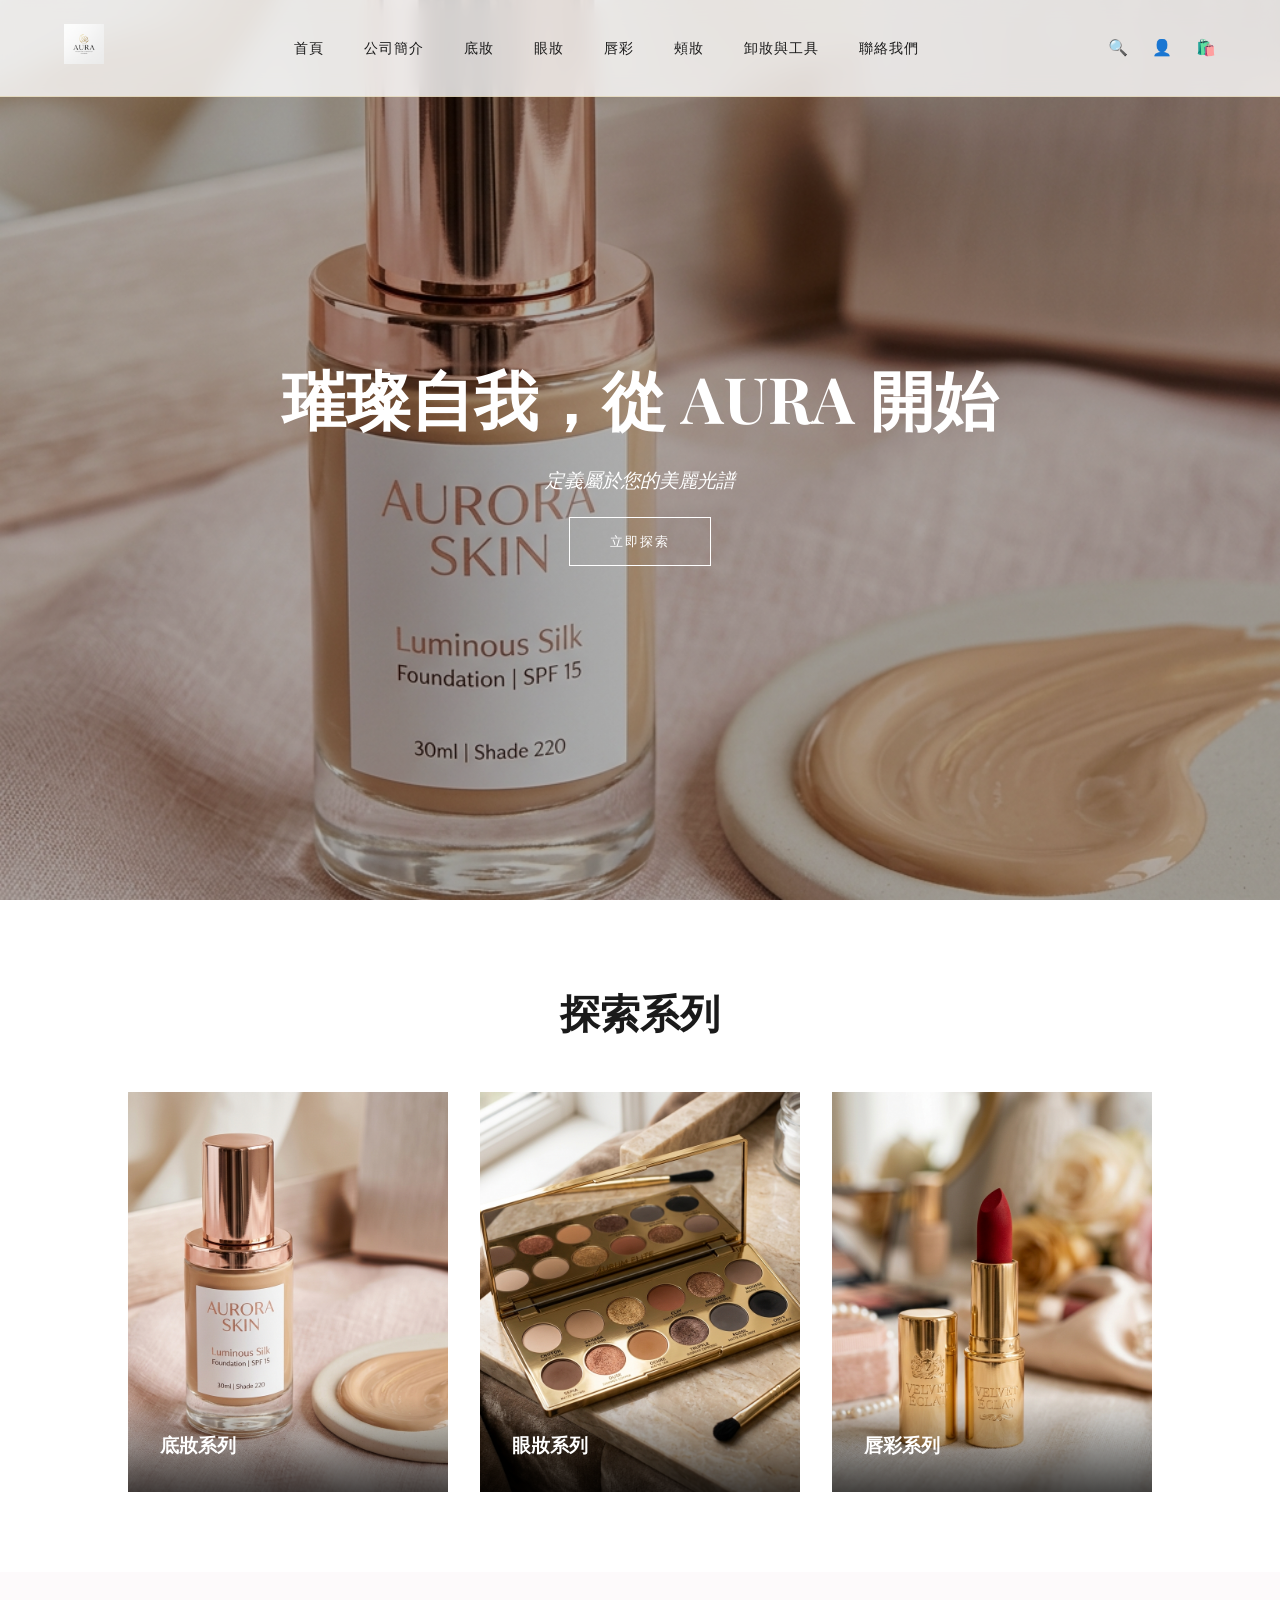
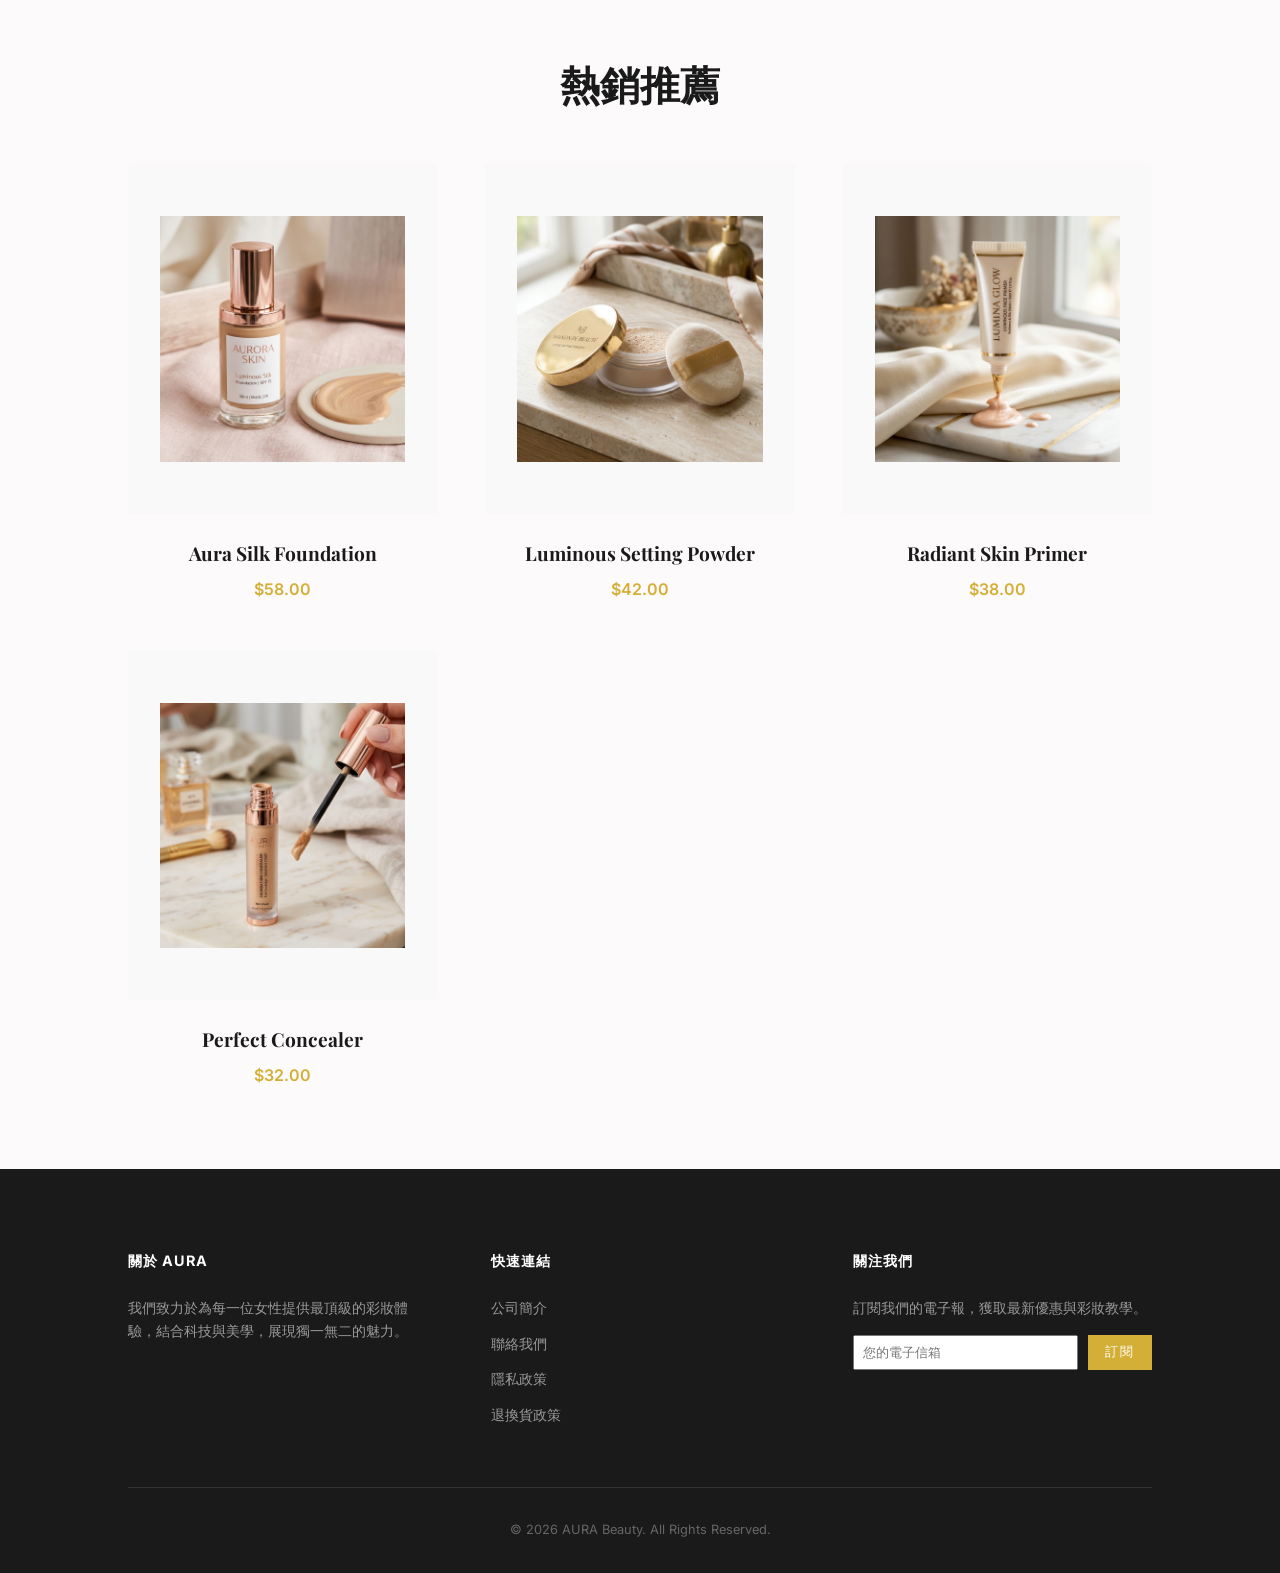
<file: index.html>
<!DOCTYPE html>
<html lang="zh-TW">
<head>
    <meta charset="UTF-8">
    <meta name="viewport" content="width=device-width, initial-scale=1.0">
    <title>AURA Beauty | 頂級女性彩妝</title>
    <meta name="description" content="探索 AURA Beauty 的頂級彩妝系列，從底妝到唇彩，為您打造無瑕妝容。">
    <link rel="stylesheet" href="styles.css">
</head>
<body>
    <nav id="main-nav">
        <div class="logo">
            <a href="index.html"><img src="assets/logo.png" alt="AURA Beauty"></a>
        </div>
        <ul class="nav-links">
            <li><a href="index.html">首頁</a></li>
            <li><a href="about.html">公司簡介</a></li>
            <li><a href="category-face.html">底妝</a></li>
            <li><a href="category-eye.html">眼妝</a></li>
            <li><a href="category-lip.html">唇彩</a></li>
            <li><a href="category-cheek.html">頰妝</a></li>
            <li><a href="category-tools.html">卸妝與工具</a></li>
            <li><a href="contact.html">聯絡我們</a></li>
        </ul>
        <div class="nav-icons">
            <a href="#">🔍</a>
            <a href="#">👤</a>
            <a href="#">🛍️</a>
        </div>
    </nav>

    <header class="hero">
        <div class="hero-content">
            <h1>璀璨自我，從 AURA 開始</h1>
            <p>定義屬於您的美麗光譜</p>
            <a href="category-face.html" class="btn">立即探索</a>
        </div>
    </header>

    <section class="section-padding">
        <h2 class="section-title">探索系列</h2>
        <div class="category-grid">
            <a href="category-face.html" class="category-card">
                <img src="assets/products/face_foundation.png" alt="底妝">
                <div class="category-overlay">
                    <h3>底妝系列</h3>
                </div>
            </a>
            <a href="category-eye.html" class="category-card">
                <img src="assets/products/eye_palette.png" alt="眼妝">
                <div class="category-overlay">
                    <h3>眼妝系列</h3>
                </div>
            </a>
            <a href="category-lip.html" class="category-card">
                <img src="assets/products/lip_lipstick.png" alt="唇彩">
                <div class="category-overlay">
                    <h3>唇彩系列</h3>
                </div>
            </a>
        </div>
    </section>

    <section class="section-padding" style="background: #fdfafb;">
        <h2 class="section-title">熱銷推薦</h2>
        <div class="product-grid" id="featured-products">
            <!-- Featured products will be loaded here via app.js -->
        </div>
    </section>

    <footer>
        <div class="footer-content">
            <div class="footer-section">
                <h4>關於 AURA</h4>
                <p>我們致力於為每一位女性提供最頂級的彩妝體驗，結合科技與美學，展現獨一無二的魅力。</p>
            </div>
            <div class="footer-section">
                <h4>快速連結</h4>
                <ul>
                    <li><a href="about.html">公司簡介</a></li>
                    <li><a href="contact.html">聯絡我們</a></li>
                    <li><a href="#">隱私政策</a></li>
                    <li><a href="#">退換貨政策</a></li>
                </ul>
            </div>
            <div class="footer-section">
                <h4>關注我們</h4>
                <p>訂閱我們的電子報，獲取最新優惠與彩妝教學。</p>
                <div style="margin-top: 1rem; display: flex; gap: 10px;">
                    <input type="email" placeholder="您的電子信箱" style="padding: 0.5rem; flex: 1;">
                    <button class="btn btn-gold" style="padding: 0.5rem 1rem;">訂閱</button>
                </div>
            </div>
        </div>
        <div class="footer-bottom">
            &copy; 2026 AURA Beauty. All Rights Reserved.
        </div>
    </footer>

    <script src="data.js"></script>
    <script src="app.js"></script>
</body>
</html>
</file>
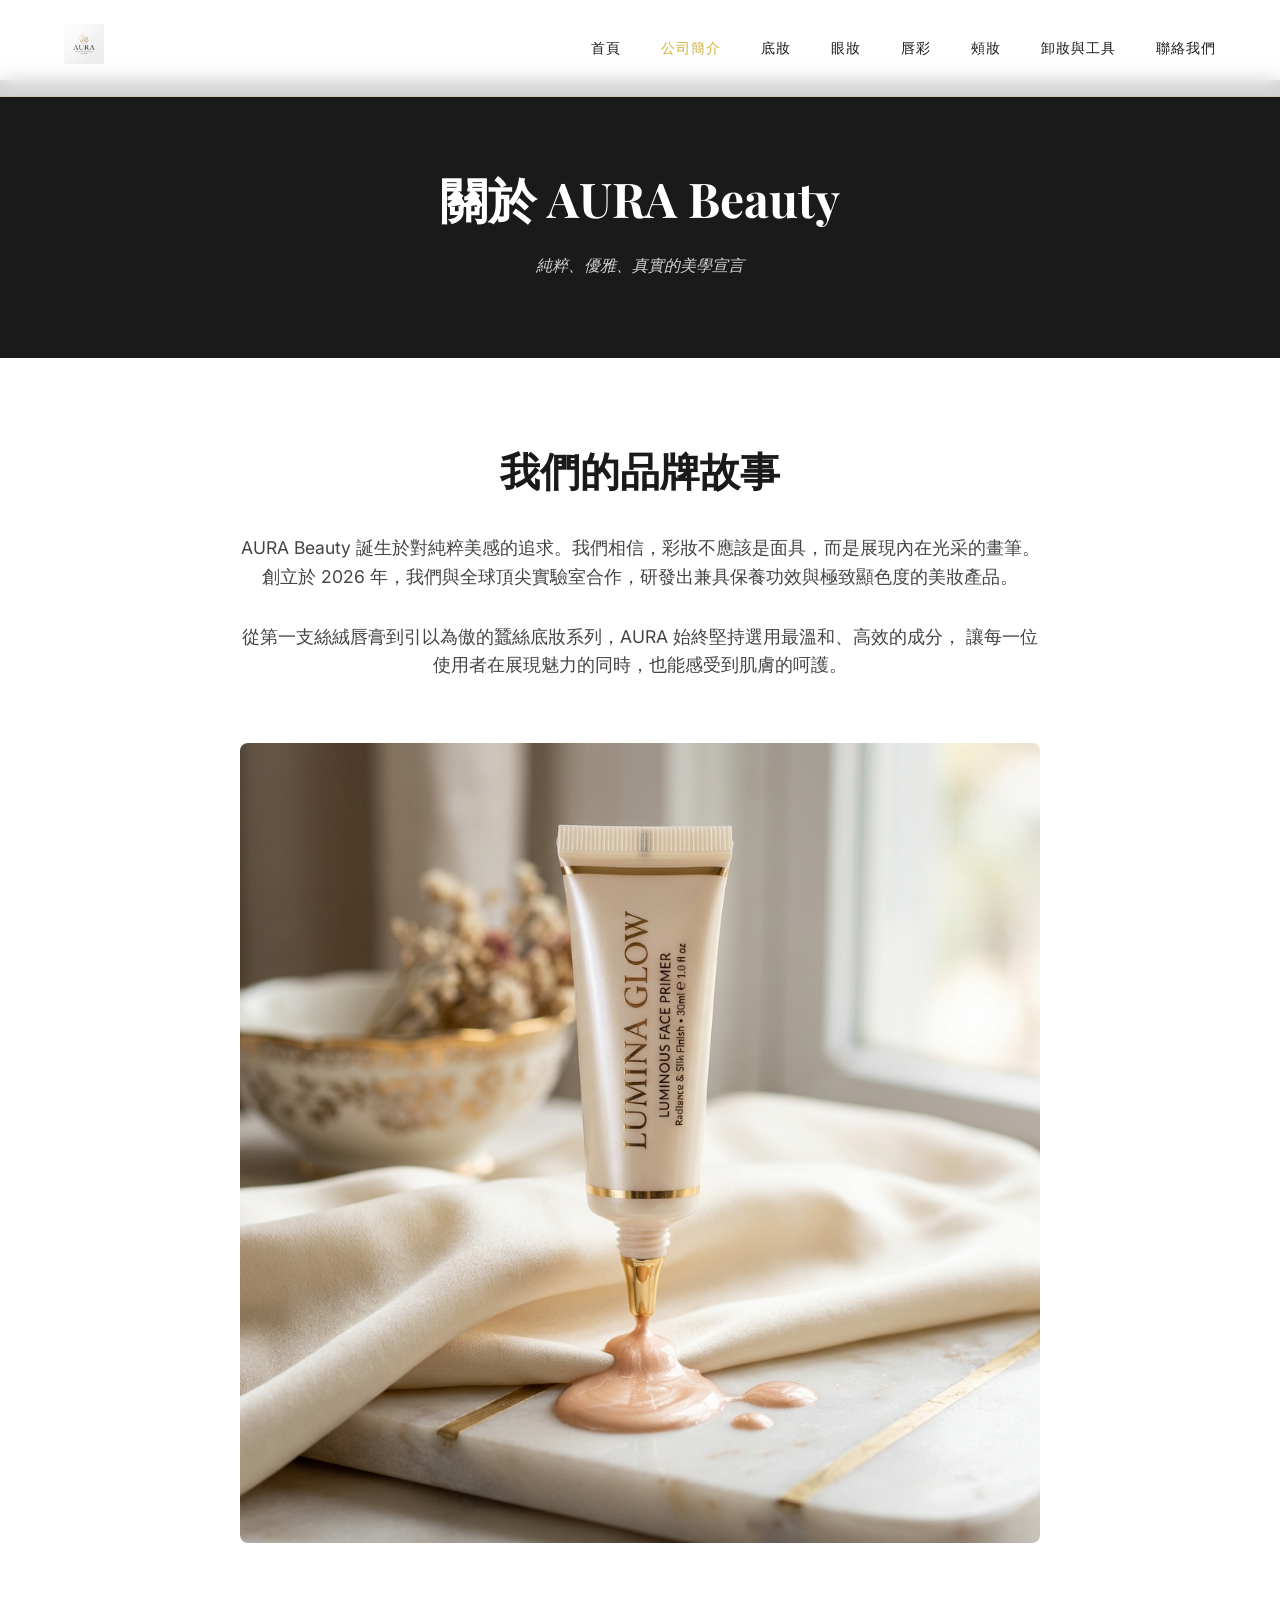
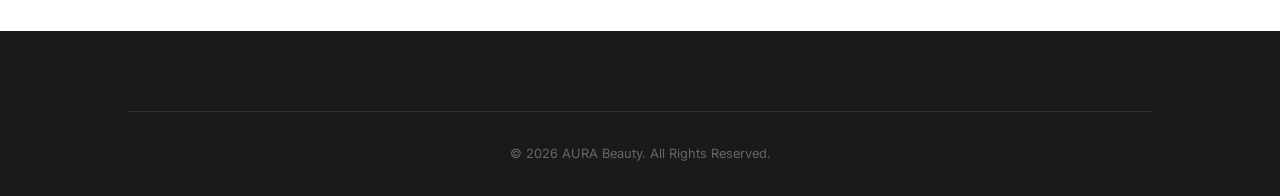
<file: about.html>
<!DOCTYPE html>
<html lang="zh-TW">
<head>
    <meta charset="UTF-8">
    <meta name="viewport" content="width=device-width, initial-scale=1.0">
    <title>公司簡介 | AURA Beauty</title>
    <link rel="stylesheet" href="styles.css">
</head>
<body>
    <nav id="main-nav">
        <div class="logo">
            <a href="index.html"><img src="assets/logo.png" alt="AURA Beauty"></a>
        </div>
        <ul class="nav-links">
            <li><a href="index.html">首頁</a></li>
            <li><a href="about.html" style="color: #D4AF37;">公司簡介</a></li>
            <li><a href="category-face.html">底妝</a></li>
            <li><a href="category-eye.html">眼妝</a></li>
            <li><a href="category-lip.html">唇彩</a></li>
            <li><a href="category-cheek.html">頰妝</a></li>
            <li><a href="category-tools.html">卸妝與工具</a></li>
            <li><a href="contact.html">聯絡我們</a></li>
        </ul>
    </nav>

    <header class="section-padding" style="background: var(--primary-charcoal); color: var(--white); text-align: center; margin-top: 80px;">
        <h1 style="font-size: 3rem; margin-bottom: 1rem;">關於 AURA Beauty</h1>
        <p style="font-style: italic; opacity: 0.8;">純粹、優雅、真實的美學宣言</p>
    </header>

    <section class="section-padding">
        <div style="max-width: 800px; margin: 0 auto; text-align: center;">
            <h2 class="brand-font" style="font-size: 2.5rem; margin-bottom: 2rem;">我們的品牌故事</h2>
            <p style="font-size: 1.1rem; color: #444; margin-bottom: 2rem;">
                AURA Beauty 誕生於對純粹美感的追求。我們相信，彩妝不應該是面具，而是展現內在光采的畫筆。
                創立於 2026 年，我們與全球頂尖實驗室合作，研發出兼具保養功效與極致顯色度的美妝產品。
            </p>
            <p style="font-size: 1.1rem; color: #444; margin-bottom: 2rem;">
                從第一支絲絨唇膏到引以為傲的蠶絲底妝系列，AURA 始終堅持選用最溫和、高效的成分，
                讓每一位使用者在展現魅力的同時，也能感受到肌膚的呵護。
            </p>
            <img src="assets/products/face_primer.png" alt="AURA Philosophy" style="width: 100%; border-radius: 8px; margin-top: 2rem;">
        </div>
    </section>

    <footer>
        <div class="footer-bottom">
            &copy; 2026 AURA Beauty. All Rights Reserved.
        </div>
    </footer>

    <script src="data.js"></script>
    <script src="app.js"></script>
</body>
</html>
</file>
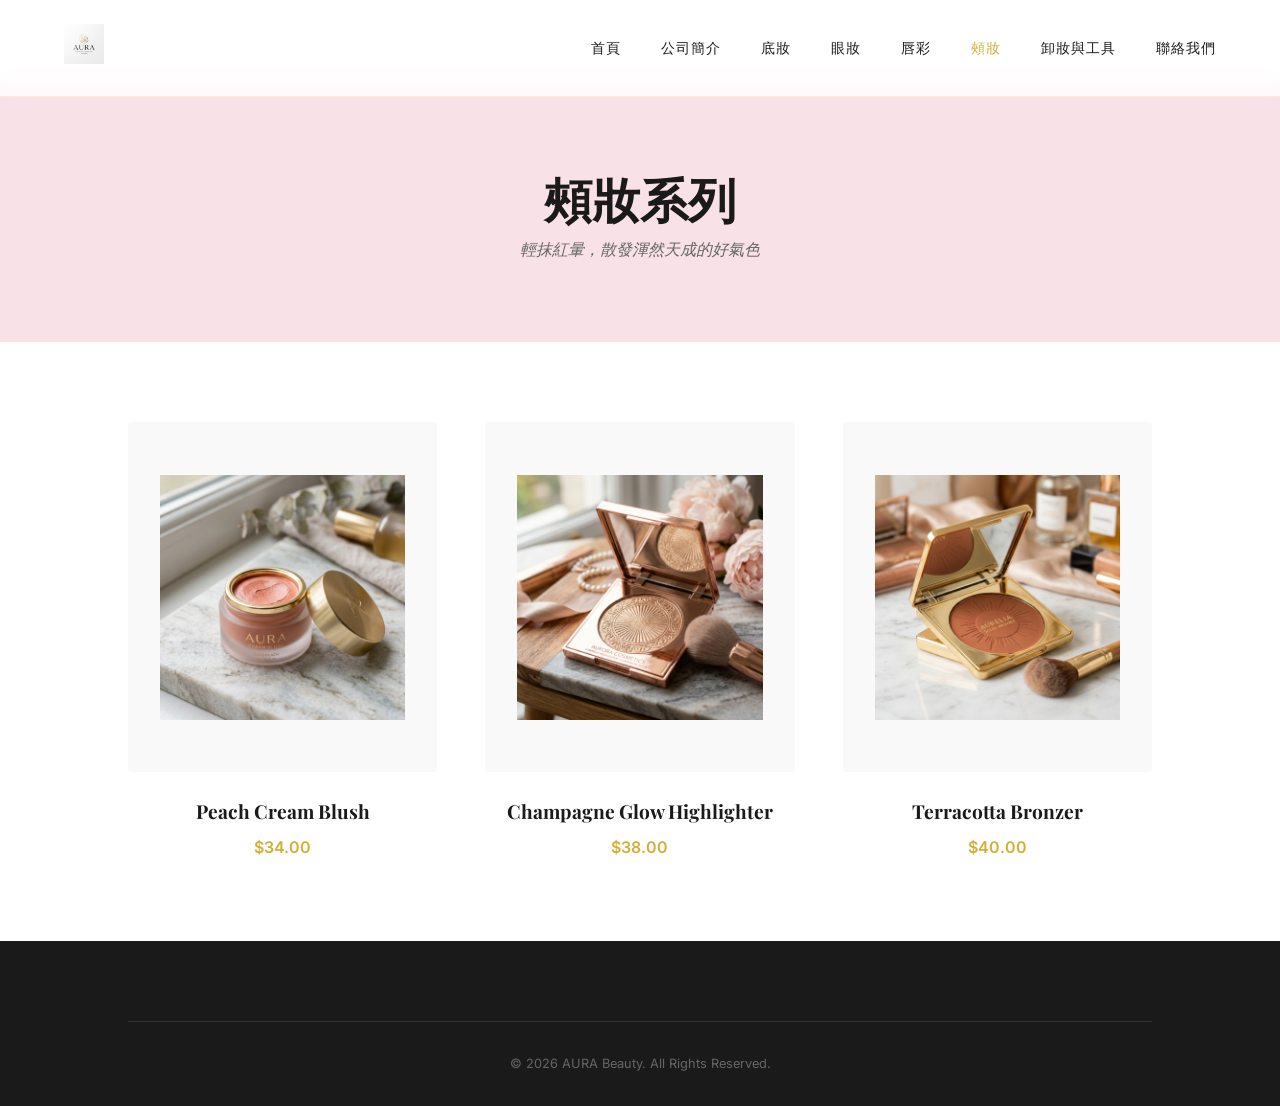
<file: category-cheek.html>
<!DOCTYPE html>
<html lang="zh-TW">
<head>
    <meta charset="UTF-8">
    <meta name="viewport" content="width=device-width, initial-scale=1.0">
    <title>頰妝系列 | AURA Beauty</title>
    <link rel="stylesheet" href="styles.css">
</head>
<body>
    <nav id="main-nav">
        <div class="logo">
            <a href="index.html"><img src="assets/logo.png" alt="AURA Beauty"></a>
        </div>
        <ul class="nav-links">
            <li><a href="index.html">首頁</a></li>
            <li><a href="about.html">公司簡介</a></li>
            <li><a href="category-face.html">底妝</a></li>
            <li><a href="category-eye.html">眼妝</a></li>
            <li><a href="category-lip.html">唇彩</a></li>
            <li><a href="category-cheek.html" style="color: #D4AF37;">頰妝</a></li>
            <li><a href="category-tools.html">卸妝與工具</a></li>
            <li><a href="contact.html">聯絡我們</a></li>
        </ul>
    </nav>

    <header class="section-padding" style="background: #F8E1E7; text-align: center; margin-top: 80px;">
        <h1 style="font-size: 3rem;">頰妝系列</h1>
        <p style="font-style: italic; color: #666;">輕抹紅暈，散發渾然天成的好氣色</p>
    </header>

    <section class="section-padding">
        <div class="product-grid" id="category-products">
            <!-- Category products will be loaded here via app.js -->
        </div>
    </section>

    <footer>
        <div class="footer-bottom">
            &copy; 2026 AURA Beauty. All Rights Reserved.
        </div>
    </footer>

    <script src="data.js"></script>
    <script src="app.js"></script>
</body>
</html>
</file>
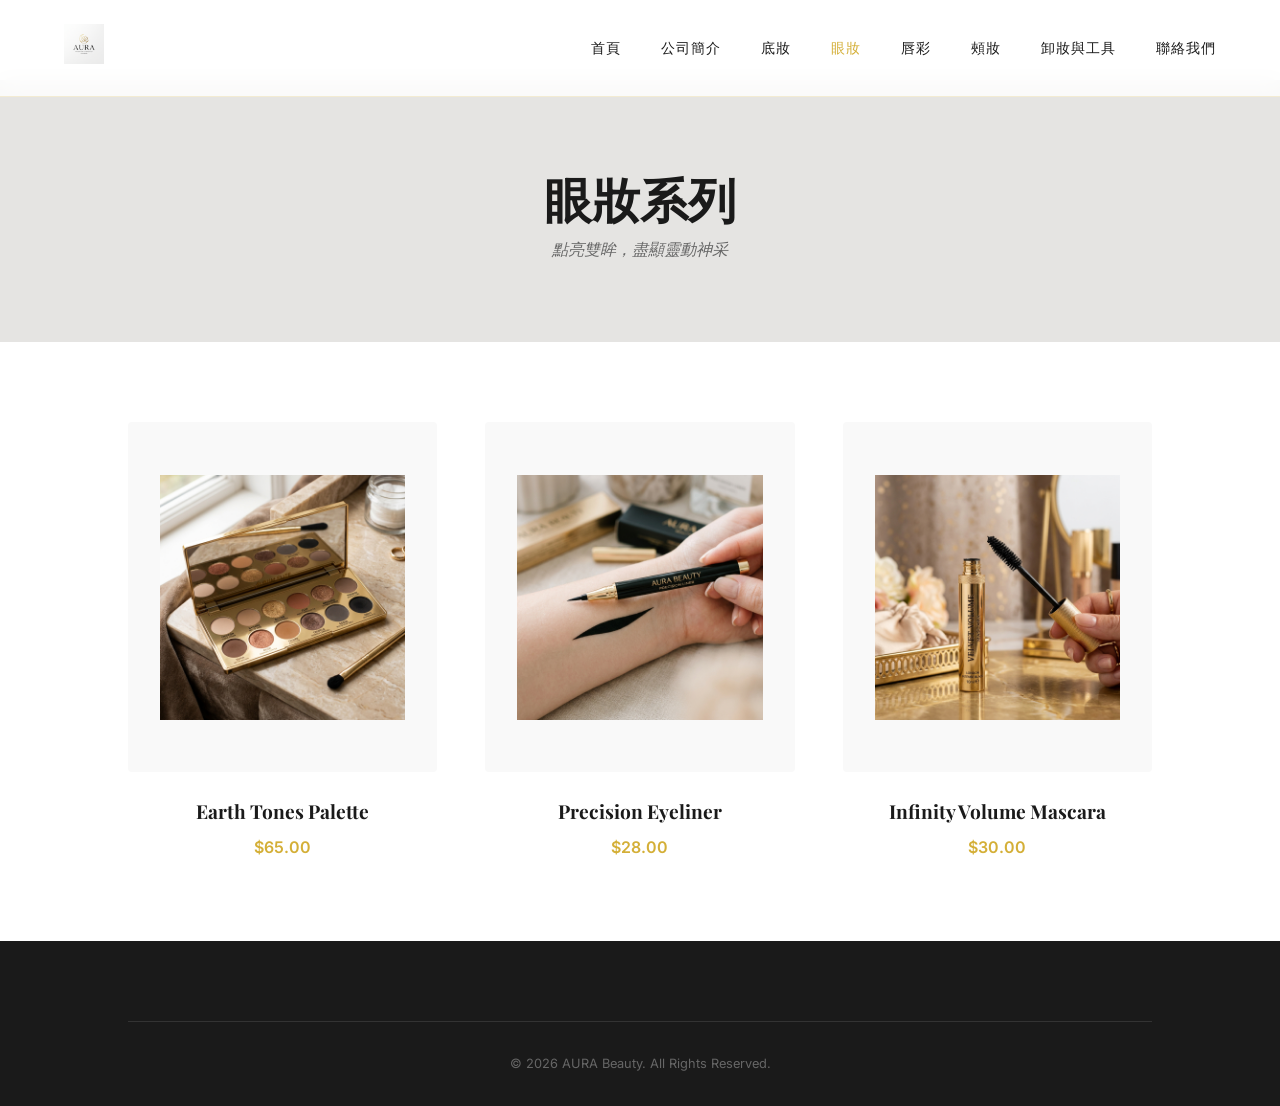
<file: category-eye.html>
<!DOCTYPE html>
<html lang="zh-TW">
<head>
    <meta charset="UTF-8">
    <meta name="viewport" content="width=device-width, initial-scale=1.0">
    <title>眼妝系列 | AURA Beauty</title>
    <link rel="stylesheet" href="styles.css">
</head>
<body>
    <nav id="main-nav">
        <div class="logo">
            <a href="index.html"><img src="assets/logo.png" alt="AURA Beauty"></a>
        </div>
        <ul class="nav-links">
            <li><a href="index.html">首頁</a></li>
            <li><a href="about.html">公司簡介</a></li>
            <li><a href="category-face.html">底妝</a></li>
            <li><a href="category-eye.html" style="color: #D4AF37;">眼妝</a></li>
            <li><a href="category-lip.html">唇彩</a></li>
            <li><a href="category-cheek.html">頰妝</a></li>
            <li><a href="category-tools.html">卸妝與工具</a></li>
            <li><a href="contact.html">聯絡我們</a></li>
        </ul>
    </nav>

    <header class="section-padding" style="background: #E5E4E2; text-align: center; margin-top: 80px;">
        <h1 style="font-size: 3rem;">眼妝系列</h1>
        <p style="font-style: italic; color: #666;">點亮雙眸，盡顯靈動神采</p>
    </header>

    <section class="section-padding">
        <div class="product-grid" id="category-products">
            <!-- Category products will be loaded here via app.js -->
        </div>
    </section>

    <footer>
        <div class="footer-bottom">
            &copy; 2026 AURA Beauty. All Rights Reserved.
        </div>
    </footer>

    <script src="data.js"></script>
    <script src="app.js"></script>
</body>
</html>
</file>
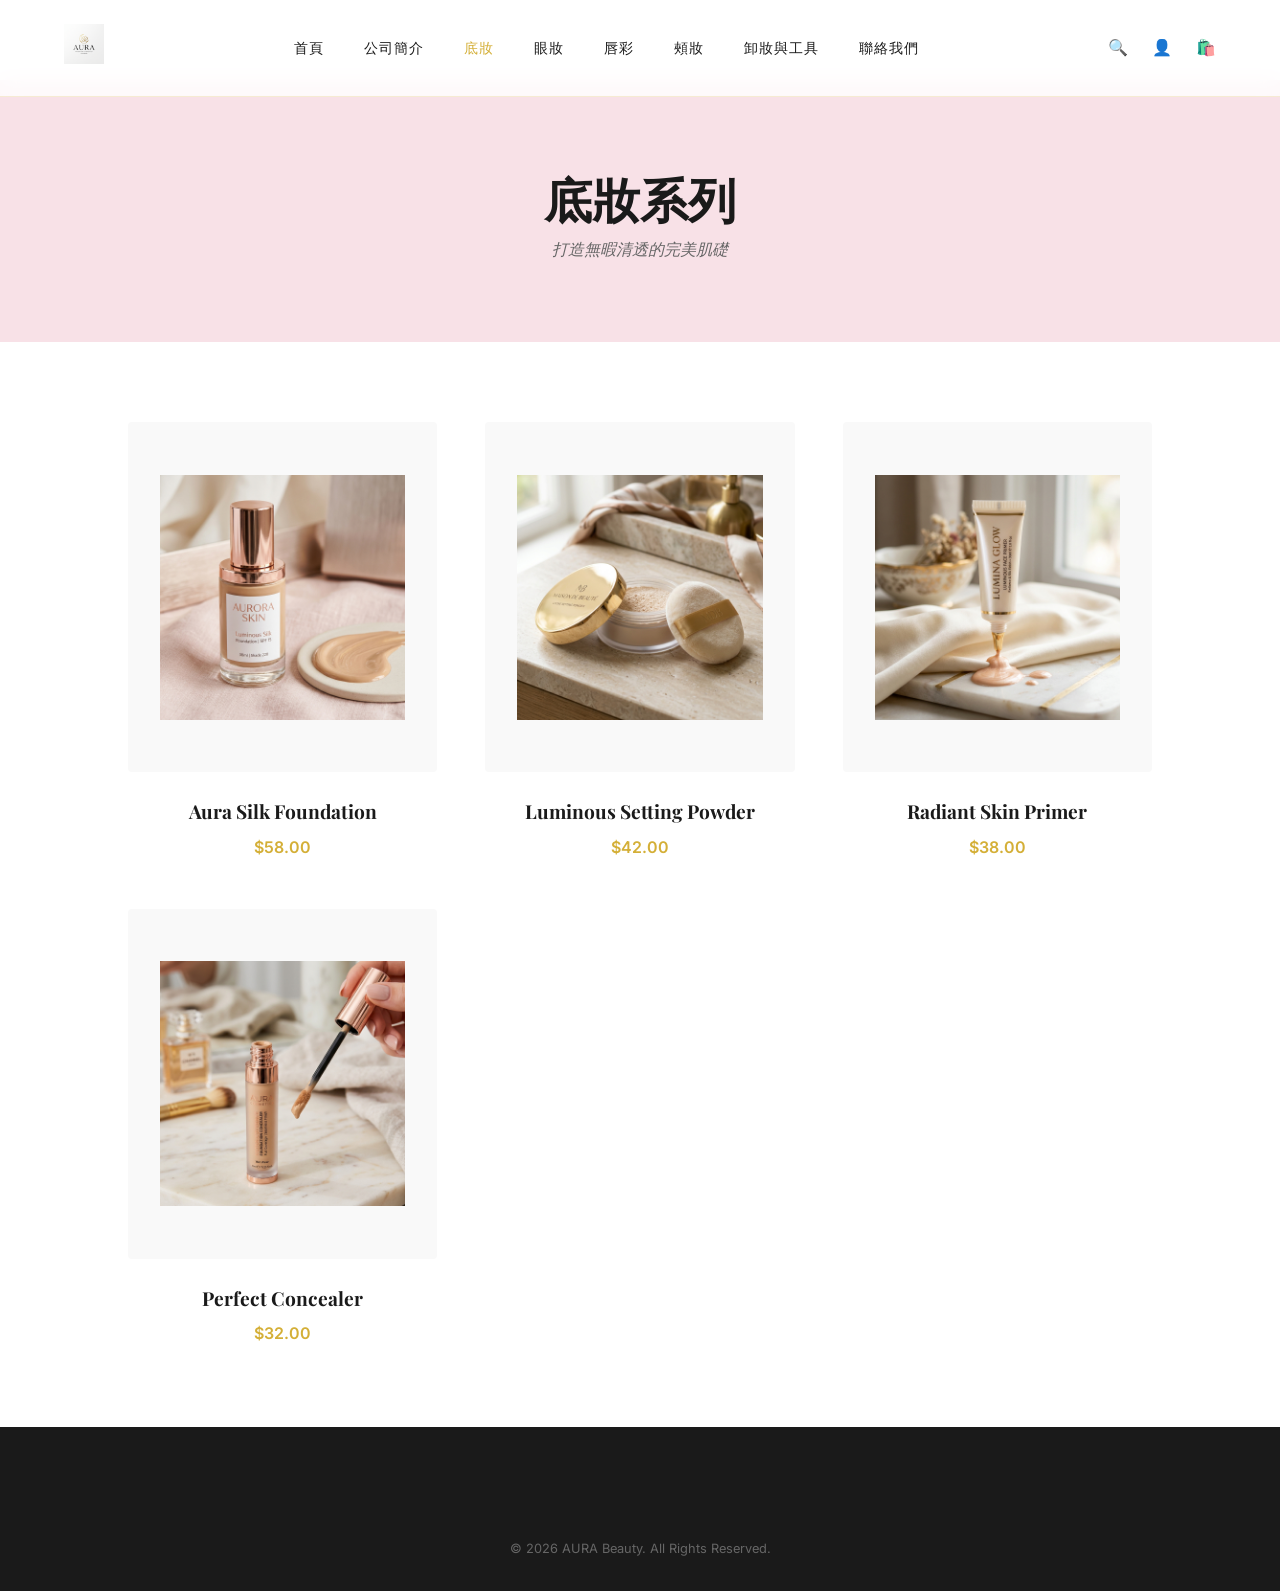
<file: category-face.html>
<!DOCTYPE html>
<html lang="zh-TW">
<head>
    <meta charset="UTF-8">
    <meta name="viewport" content="width=device-width, initial-scale=1.0">
    <title>底妝系列 | AURA Beauty</title>
    <link rel="stylesheet" href="styles.css">
</head>
<body>
    <nav id="main-nav">
        <div class="logo">
            <a href="index.html"><img src="assets/logo.png" alt="AURA Beauty"></a>
        </div>
        <ul class="nav-links">
            <li><a href="index.html">首頁</a></li>
            <li><a href="about.html">公司簡介</a></li>
            <li><a href="category-face.html" style="color: #D4AF37;">底妝</a></li>
            <li><a href="category-eye.html">眼妝</a></li>
            <li><a href="category-lip.html">唇彩</a></li>
            <li><a href="category-cheek.html">頰妝</a></li>
            <li><a href="category-tools.html">卸妝與工具</a></li>
            <li><a href="contact.html">聯絡我們</a></li>
        </ul>
        <div class="nav-icons">
            <a href="#">🔍</a>
            <a href="#">👤</a>
            <a href="#">🛍️</a>
        </div>
    </nav>

    <header class="section-padding" style="background: var(--soft-rose); text-align: center; margin-top: 80px;">
        <h1 style="font-size: 3rem;">底妝系列</h1>
        <p style="font-style: italic; color: #666;">打造無暇清透的完美肌礎</p>
    </header>

    <section class="section-padding">
        <div class="product-grid" id="category-products">
            <!-- Category products will be loaded here via app.js -->
        </div>
    </section>

    <footer>
        <div class="footer-bottom" style="border-top: none;">
            &copy; 2026 AURA Beauty. All Rights Reserved.
        </div>
    </footer>

    <script src="data.js"></script>
    <script src="app.js"></script>
</body>
</html>
</file>
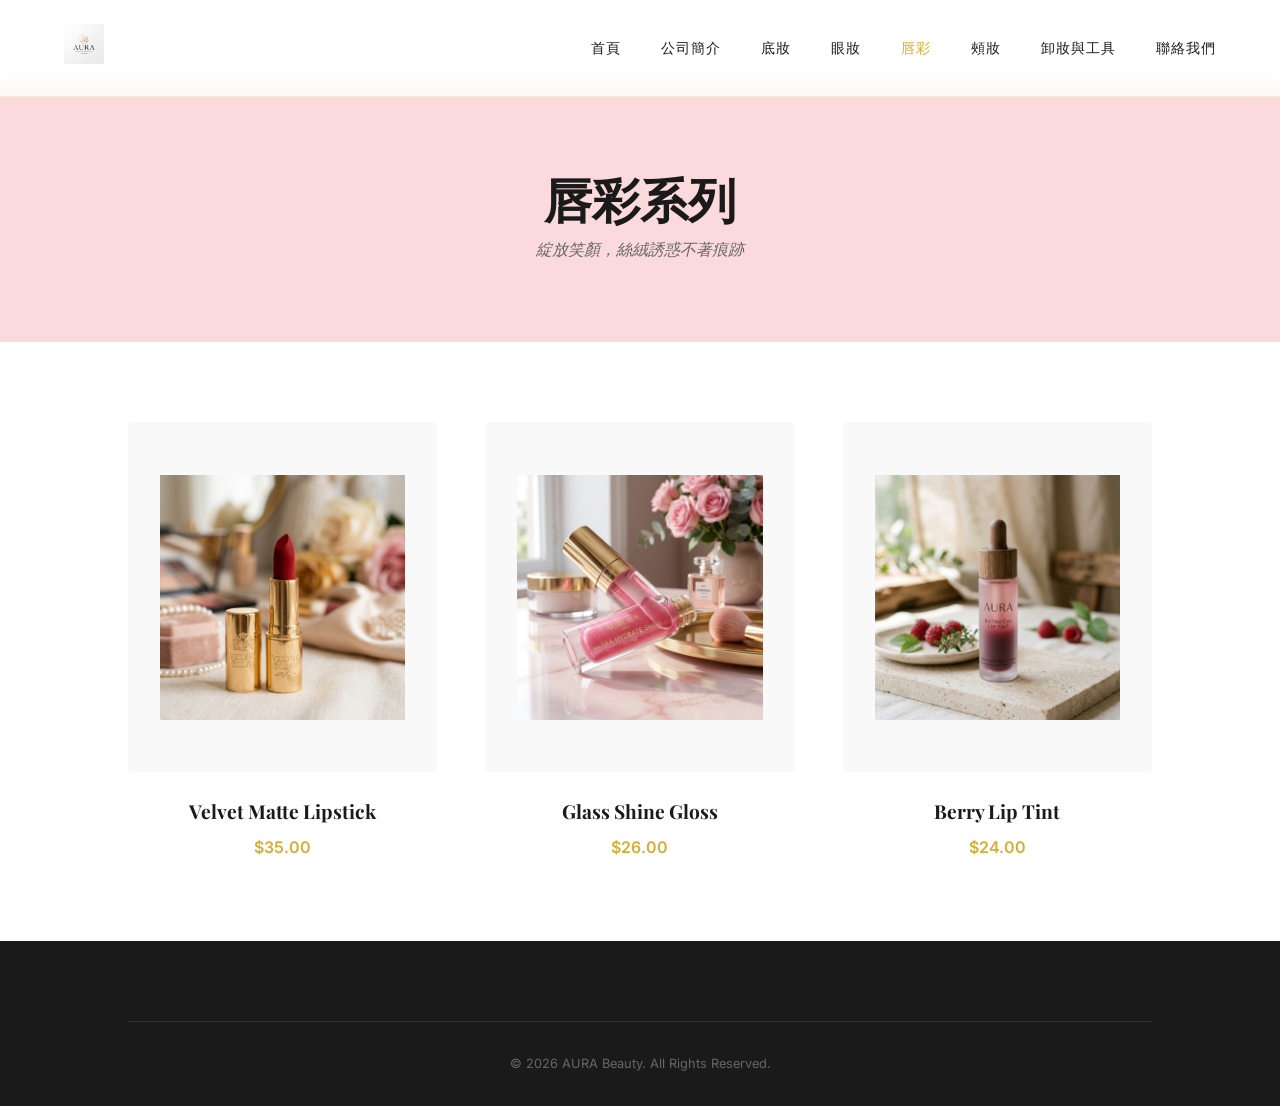
<file: category-lip.html>
<!DOCTYPE html>
<html lang="zh-TW">
<head>
    <meta charset="UTF-8">
    <meta name="viewport" content="width=device-width, initial-scale=1.0">
    <title>唇彩系列 | AURA Beauty</title>
    <link rel="stylesheet" href="styles.css">
</head>
<body>
    <nav id="main-nav">
        <div class="logo">
            <a href="index.html"><img src="assets/logo.png" alt="AURA Beauty"></a>
        </div>
        <ul class="nav-links">
            <li><a href="index.html">首頁</a></li>
            <li><a href="about.html">公司簡介</a></li>
            <li><a href="category-face.html">底妝</a></li>
            <li><a href="category-eye.html">眼妝</a></li>
            <li><a href="category-lip.html" style="color: #D4AF37;">唇彩</a></li>
            <li><a href="category-cheek.html">頰妝</a></li>
            <li><a href="category-tools.html">卸妝與工具</a></li>
            <li><a href="contact.html">聯絡我們</a></li>
        </ul>
    </nav>

    <header class="section-padding" style="background: #FADADD; text-align: center; margin-top: 80px;">
        <h1 style="font-size: 3rem;">唇彩系列</h1>
        <p style="font-style: italic; color: #666;">綻放笑顏，絲絨誘惑不著痕跡</p>
    </header>

    <section class="section-padding">
        <div class="product-grid" id="category-products">
            <!-- Category products will be loaded here via app.js -->
        </div>
    </section>

    <footer>
        <div class="footer-bottom">
            &copy; 2026 AURA Beauty. All Rights Reserved.
        </div>
    </footer>

    <script src="data.js"></script>
    <script src="app.js"></script>
</body>
</html>
</file>
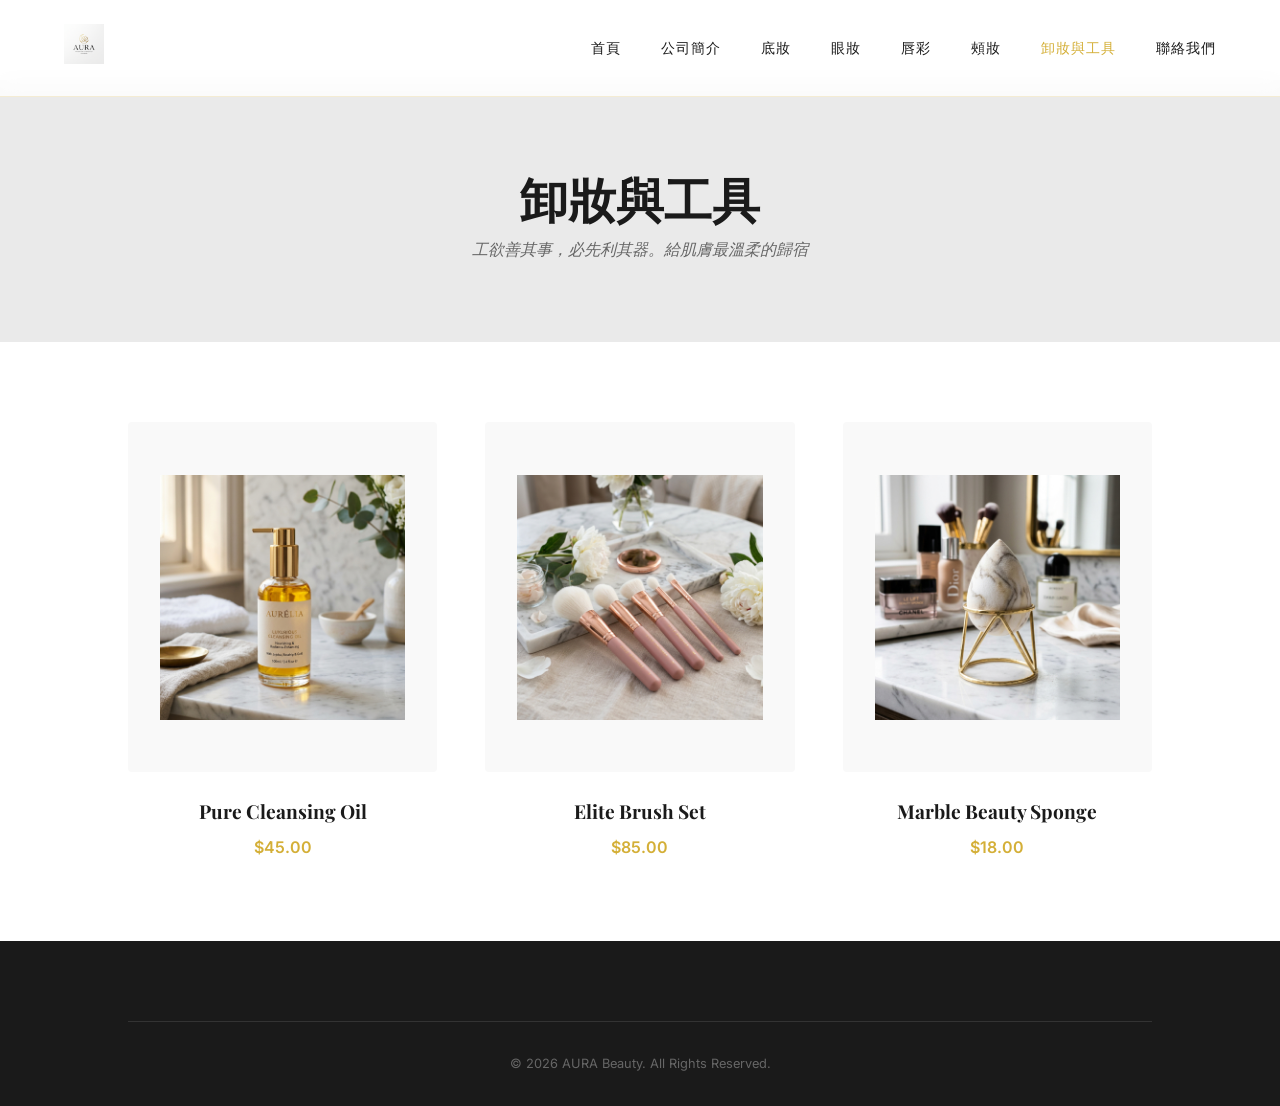
<file: category-tools.html>
<!DOCTYPE html>
<html lang="zh-TW">
<head>
    <meta charset="UTF-8">
    <meta name="viewport" content="width=device-width, initial-scale=1.0">
    <title>卸妝與工具 | AURA Beauty</title>
    <link rel="stylesheet" href="styles.css">
</head>
<body>
    <nav id="main-nav">
        <div class="logo">
            <a href="index.html"><img src="assets/logo.png" alt="AURA Beauty"></a>
        </div>
        <ul class="nav-links">
            <li><a href="index.html">首頁</a></li>
            <li><a href="about.html">公司簡介</a></li>
            <li><a href="category-face.html">底妝</a></li>
            <li><a href="category-eye.html">眼妝</a></li>
            <li><a href="category-lip.html">唇彩</a></li>
            <li><a href="category-cheek.html">頰妝</a></li>
            <li><a href="category-tools.html" style="color: #D4AF37;">卸妝與工具</a></li>
            <li><a href="contact.html">聯絡我們</a></li>
        </ul>
    </nav>

    <header class="section-padding" style="background: #EAEAEA; text-align: center; margin-top: 80px;">
        <h1 style="font-size: 3rem;">卸妝與工具</h1>
        <p style="font-style: italic; color: #666;">工欲善其事，必先利其器。給肌膚最溫柔的歸宿</p>
    </header>

    <section class="section-padding">
        <div class="product-grid" id="category-products">
            <!-- Category products will be loaded here via app.js -->
        </div>
    </section>

    <footer>
        <div class="footer-bottom">
            &copy; 2026 AURA Beauty. All Rights Reserved.
        </div>
    </footer>

    <script src="data.js"></script>
    <script src="app.js"></script>
</body>
</html>
</file>
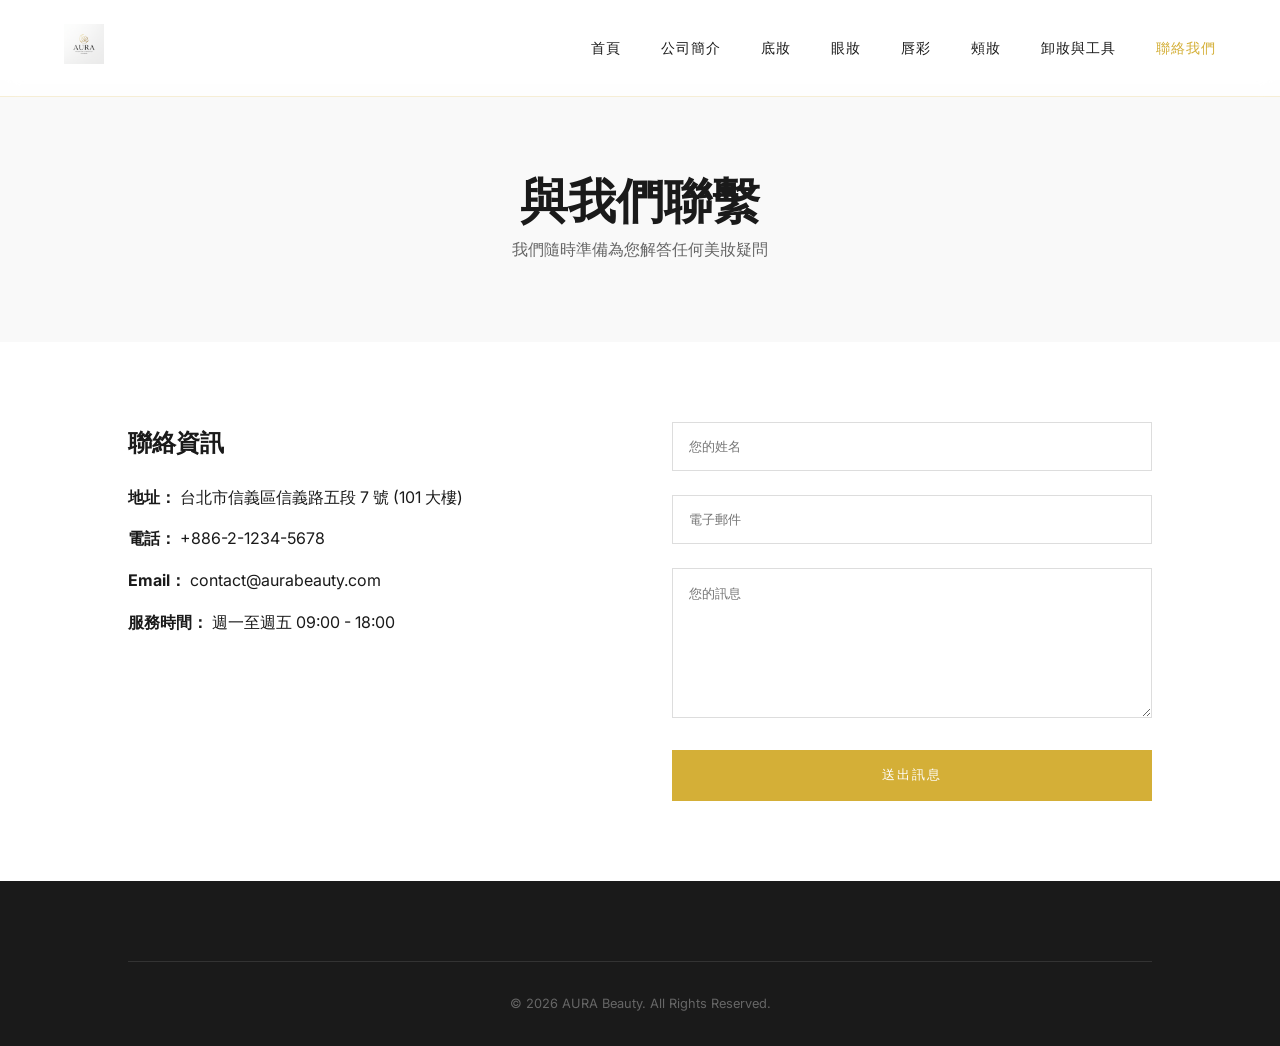
<file: contact.html>
<!DOCTYPE html>
<html lang="zh-TW">
<head>
    <meta charset="UTF-8">
    <meta name="viewport" content="width=device-width, initial-scale=1.0">
    <title>聯絡我們 | AURA Beauty</title>
    <link rel="stylesheet" href="styles.css">
</head>
<body>
    <nav id="main-nav">
        <div class="logo">
            <a href="index.html"><img src="assets/logo.png" alt="AURA Beauty"></a>
        </div>
        <ul class="nav-links">
            <li><a href="index.html">首頁</a></li>
            <li><a href="about.html">公司簡介</a></li>
            <li><a href="category-face.html">底妝</a></li>
            <li><a href="category-eye.html">眼妝</a></li>
            <li><a href="category-lip.html">唇彩</a></li>
            <li><a href="category-cheek.html">頰妝</a></li>
            <li><a href="category-tools.html">卸妝與工具</a></li>
            <li><a href="contact.html" style="color: #D4AF37;">聯絡我們</a></li>
        </ul>
    </nav>

    <header class="section-padding" style="background: #f9f9f9; text-align: center; margin-top: 80px;">
        <h1 style="font-size: 3rem;">與我們聯繫</h1>
        <p style="color: #666;">我們隨時準備為您解答任何美妝疑問</p>
    </header>

    <section class="section-padding">
        <div style="display: grid; grid-template-columns: repeat(auto-fit, minmax(300px, 1fr)); gap: 4rem;">
            <div>
                <h2 class="brand-font" style="margin-bottom: 1.5rem;">聯絡資訊</h2>
                <p style="margin-bottom: 1rem;"><strong>地址：</strong> 台北市信義區信義路五段 7 號 (101 大樓)</p>
                <p style="margin-bottom: 1rem;"><strong>電話：</strong> +886-2-1234-5678</p>
                <p style="margin-bottom: 1rem;"><strong>Email：</strong> contact@aurabeauty.com</p>
                <p style="margin-bottom: 1rem;"><strong>服務時間：</strong> 週一至週五 09:00 - 18:00</p>
            </div>
            <div>
                <form onsubmit="event.preventDefault(); alert('感謝您的訊息！我們將儘快回覆您。');">
                    <div style="margin-bottom: 1.5rem;">
                        <input type="text" placeholder="您的姓名" style="width: 100%; padding: 1rem; border: 1px solid #ddd;" required>
                    </div>
                    <div style="margin-bottom: 1.5rem;">
                        <input type="email" placeholder="電子郵件" style="width: 100%; padding: 1rem; border: 1px solid #ddd;" required>
                    </div>
                    <div style="margin-bottom: 1.5rem;">
                        <textarea placeholder="您的訊息" style="width: 100%; padding: 1rem; border: 1px solid #ddd; height: 150px;" required></textarea>
                    </div>
                    <button type="submit" class="btn btn-gold" style="width: 100%;">送出訊息</button>
                </form>
            </div>
        </div>
    </section>

    <footer>
        <div class="footer-bottom">
            &copy; 2026 AURA Beauty. All Rights Reserved.
        </div>
    </footer>

    <script src="data.js"></script>
    <script src="app.js"></script>
</body>
</html>
</file>
<file: styles.css>
/* Aura Beauty Premium Design System */
@import url('https://fonts.googleapis.com/css2?family=Inter:wght@300;400;600&family=Playfair+Display:ital,wght@0,400;0,700;1,400&display=swap');

:root {
    --primary-gold: #D4AF37;
    --primary-charcoal: #1A1A1A;
    --secondary-charcoal: #2F2F2F;
    --soft-rose: #F8E1E7;
    --accent-pink: #FADADD;
    --white: #FFFFFF;
    --glass-bg: rgba(255, 255, 255, 0.8);
    --transition: all 0.3s cubic-bezier(0.4, 0, 0.2, 1);
}

* {
    margin: 0;
    padding: 0;
    box-sizing: border-box;
}

body {
    font-family: 'Inter', sans-serif;
    background-color: var(--white);
    color: var(--primary-charcoal);
    line-height: 1.6;
    overflow-x: hidden;
}

h1, h2, h3, .brand-font {
    font-family: 'Playfair Display', serif;
}

a {
    text-decoration: none;
    color: inherit;
    transition: var(--transition);
}

ul {
    list-style: none;
}

/* Navigation */
nav {
    position: fixed;
    top: 0;
    width: 100%;
    padding: 1.5rem 5%;
    display: flex;
    justify-content: space-between;
    align-items: center;
    z-index: 1000;
    background: var(--glass-bg);
    backdrop-filter: blur(10px);
    border-bottom: 1px solid rgba(212, 175, 55, 0.2);
}

.logo img {
    height: 40px;
}

.nav-links {
    display: flex;
    gap: 2.5rem;
}

.nav-links a {
    font-size: 0.9rem;
    letter-spacing: 1px;
    text-transform: uppercase;
    font-weight: 400;
}

.nav-links a:hover {
    color: var(--primary-gold);
}

.nav-icons {
    display: flex;
    gap: 1.5rem;
}

/* Hero Section */
.hero {
    height: 100vh;
    display: flex;
    align-items: center;
    justify-content: center;
    text-align: center;
    background: linear-gradient(rgba(0,0,0,0.3), rgba(0,0,0,0.3)), url('assets/products/face_foundation.png');
    background-size: cover;
    background-position: center;
    color: var(--white);
}

.hero-content h1 {
    font-size: 4rem;
    margin-bottom: 1rem;
    animation: fadeInUp 1s ease;
}

.hero-content p {
    font-size: 1.2rem;
    margin-bottom: 2rem;
    font-style: italic;
    animation: fadeInUp 1.2s ease;
}

.btn {
    padding: 1rem 2.5rem;
    border: 1px solid var(--white);
    background: transparent;
    color: var(--white);
    text-transform: uppercase;
    letter-spacing: 2px;
    font-size: 0.8rem;
    cursor: pointer;
    transition: var(--transition);
}

.btn:hover {
    background: var(--white);
    color: var(--primary-charcoal);
}

.btn-gold {
    background: var(--primary-gold);
    border-color: var(--primary-gold);
}

.btn-gold:hover {
    background: var(--primary-charcoal);
    color: var(--white);
    border-color: var(--primary-charcoal);
}

/* Categories Grid */
.section-padding {
    padding: 5rem 10%;
}

.section-title {
    text-align: center;
    font-size: 2.5rem;
    margin-bottom: 3rem;
}

.category-grid {
    display: grid;
    grid-template-columns: repeat(auto-fit, minmax(250px, 1fr));
    gap: 2rem;
}

.category-card {
    position: relative;
    height: 400px;
    overflow: hidden;
    cursor: pointer;
}

.category-card img {
    width: 100%;
    height: 100%;
    object-fit: cover;
    transition: var(--transition);
}

.category-card:hover img {
    transform: scale(1.1);
}

.category-overlay {
    position: absolute;
    bottom: 0;
    width: 100%;
    padding: 2rem;
    background: linear-gradient(transparent, rgba(0,0,0,0.7));
    color: var(--white);
}

/* Product Cards */
.product-grid {
    display: grid;
    grid-template-columns: repeat(auto-fill, minmax(280px, 1fr));
    gap: 3rem;
}

.product-card {
    text-align: center;
    transition: var(--transition);
}

.product-image {
    background: #f9f9f9;
    padding: 2rem;
    margin-bottom: 1.5rem;
    border-radius: 4px;
    height: 350px;
    display: flex;
    align-items: center;
    justify-content: center;
    overflow: hidden;
}

.product-image img {
    max-width: 100%;
    max-height: 100%;
    transition: var(--transition);
}

.product-card:hover .product-image img {
    transform: translateY(-10px);
}

.product-card h3 {
    font-size: 1.2rem;
    margin-bottom: 0.5rem;
}

.product-card .price {
    color: var(--primary-gold);
    font-weight: 600;
}

/* Footer */
footer {
    background: var(--primary-charcoal);
    color: var(--white);
    padding: 5rem 10% 2rem;
}

.footer-content {
    display: grid;
    grid-template-columns: repeat(auto-fit, minmax(200px, 1fr));
    gap: 4rem;
    margin-bottom: 3rem;
}

.footer-section h4 {
    margin-bottom: 1.5rem;
    text-transform: uppercase;
    font-size: 0.9rem;
    letter-spacing: 1px;
}

.footer-section p, .footer-section li {
    font-size: 0.9rem;
    color: #999;
    margin-bottom: 0.8rem;
}

.footer-bottom {
    border-top: 1px solid #333;
    padding-top: 2rem;
    text-align: center;
    font-size: 0.8rem;
    color: #666;
}

/* Animations */
@keyframes fadeInUp {
    from {
        opacity: 0;
        transform: translateY(30px);
    }
    to {
        opacity: 1;
        transform: translateY(0);
    }
}

/* Responsive */
@media (max-width: 768px) {
    .nav-links {
        display: none;
    }
    .hero-content h1 {
        font-size: 2.5rem;
    }
}
</file>
